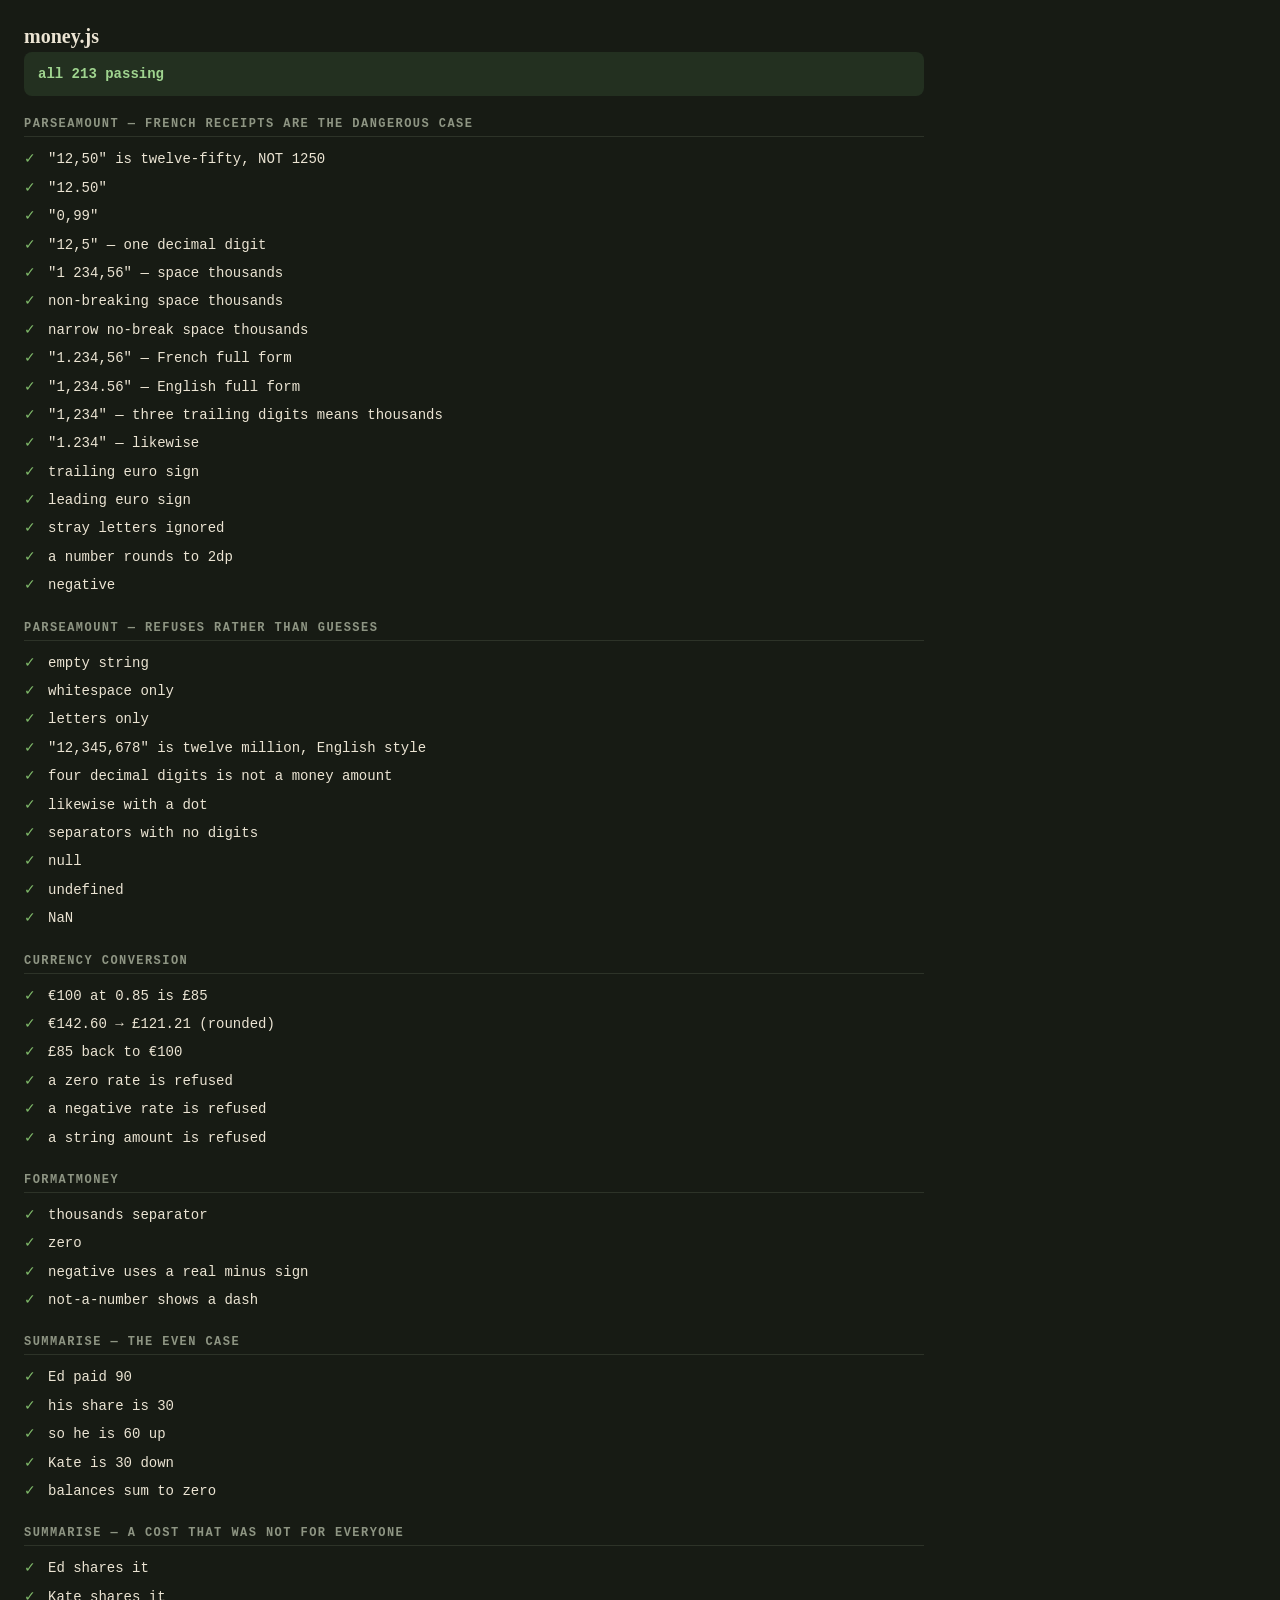
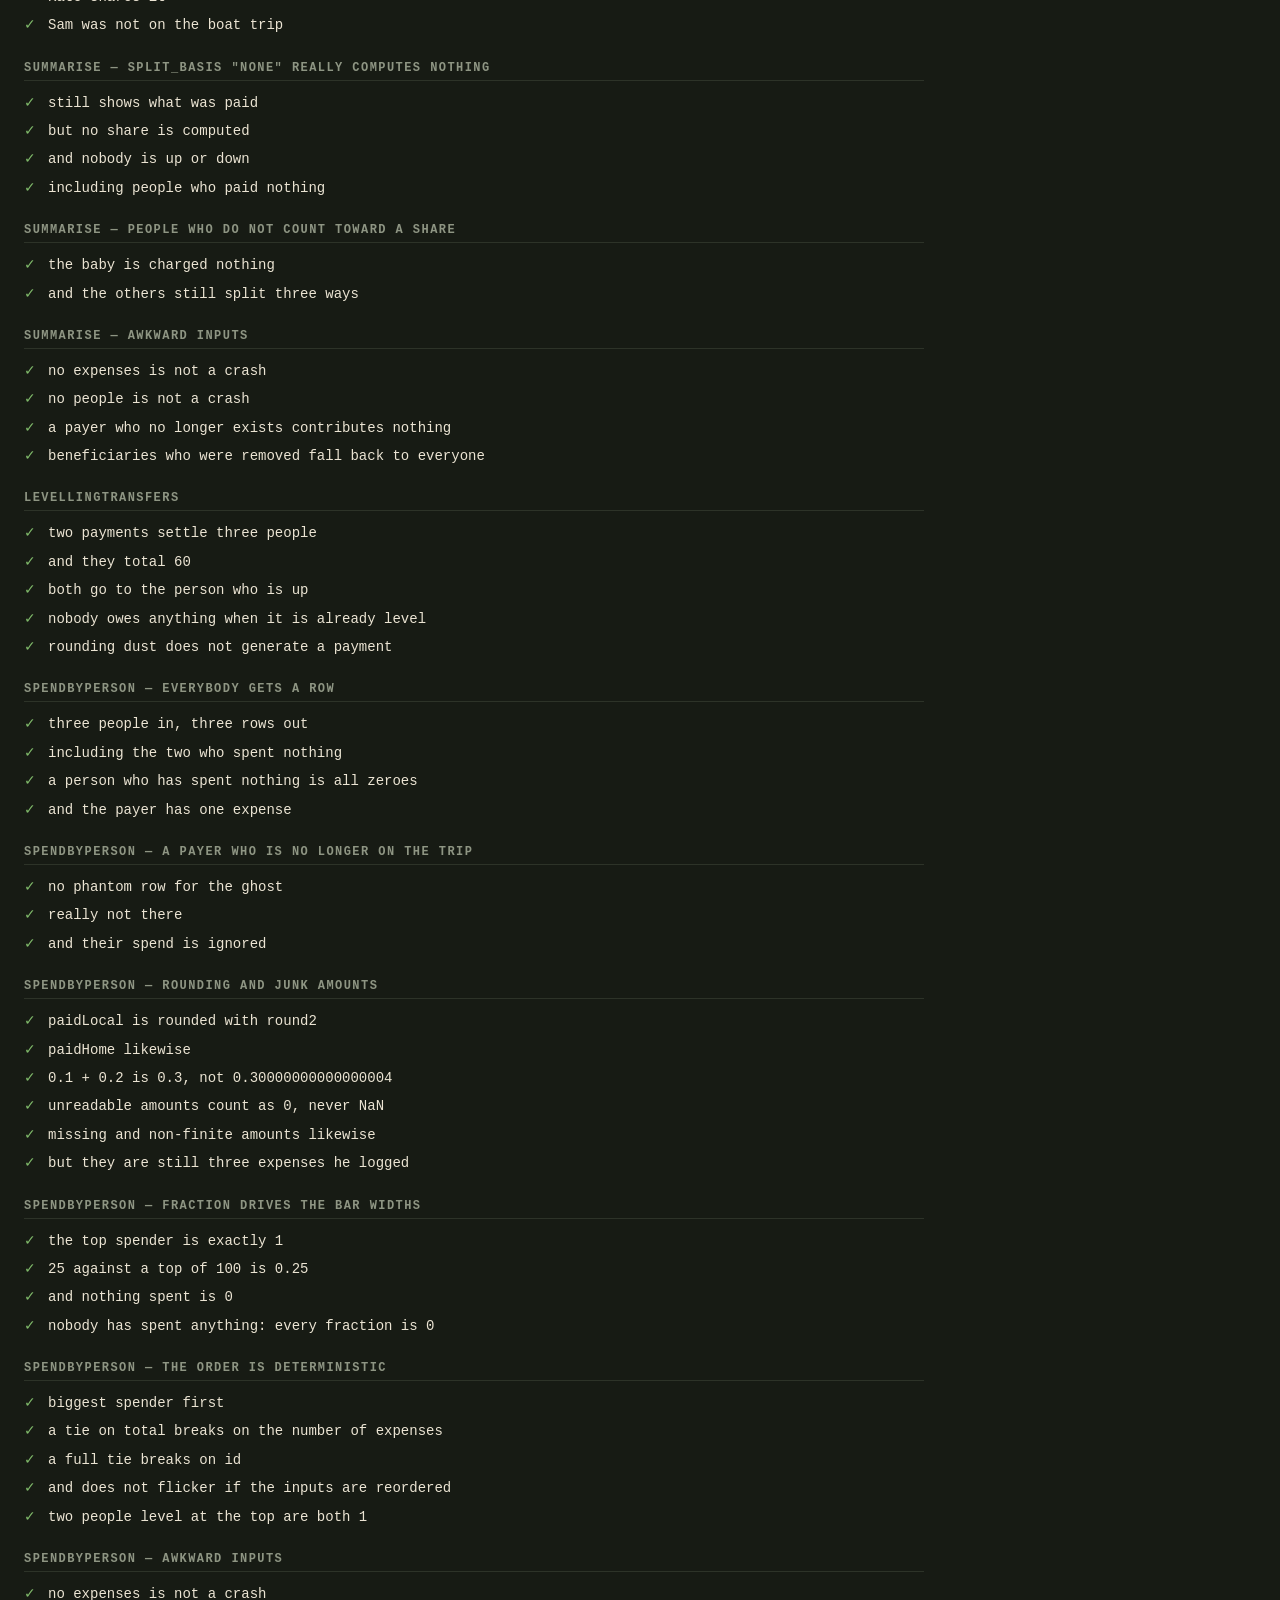
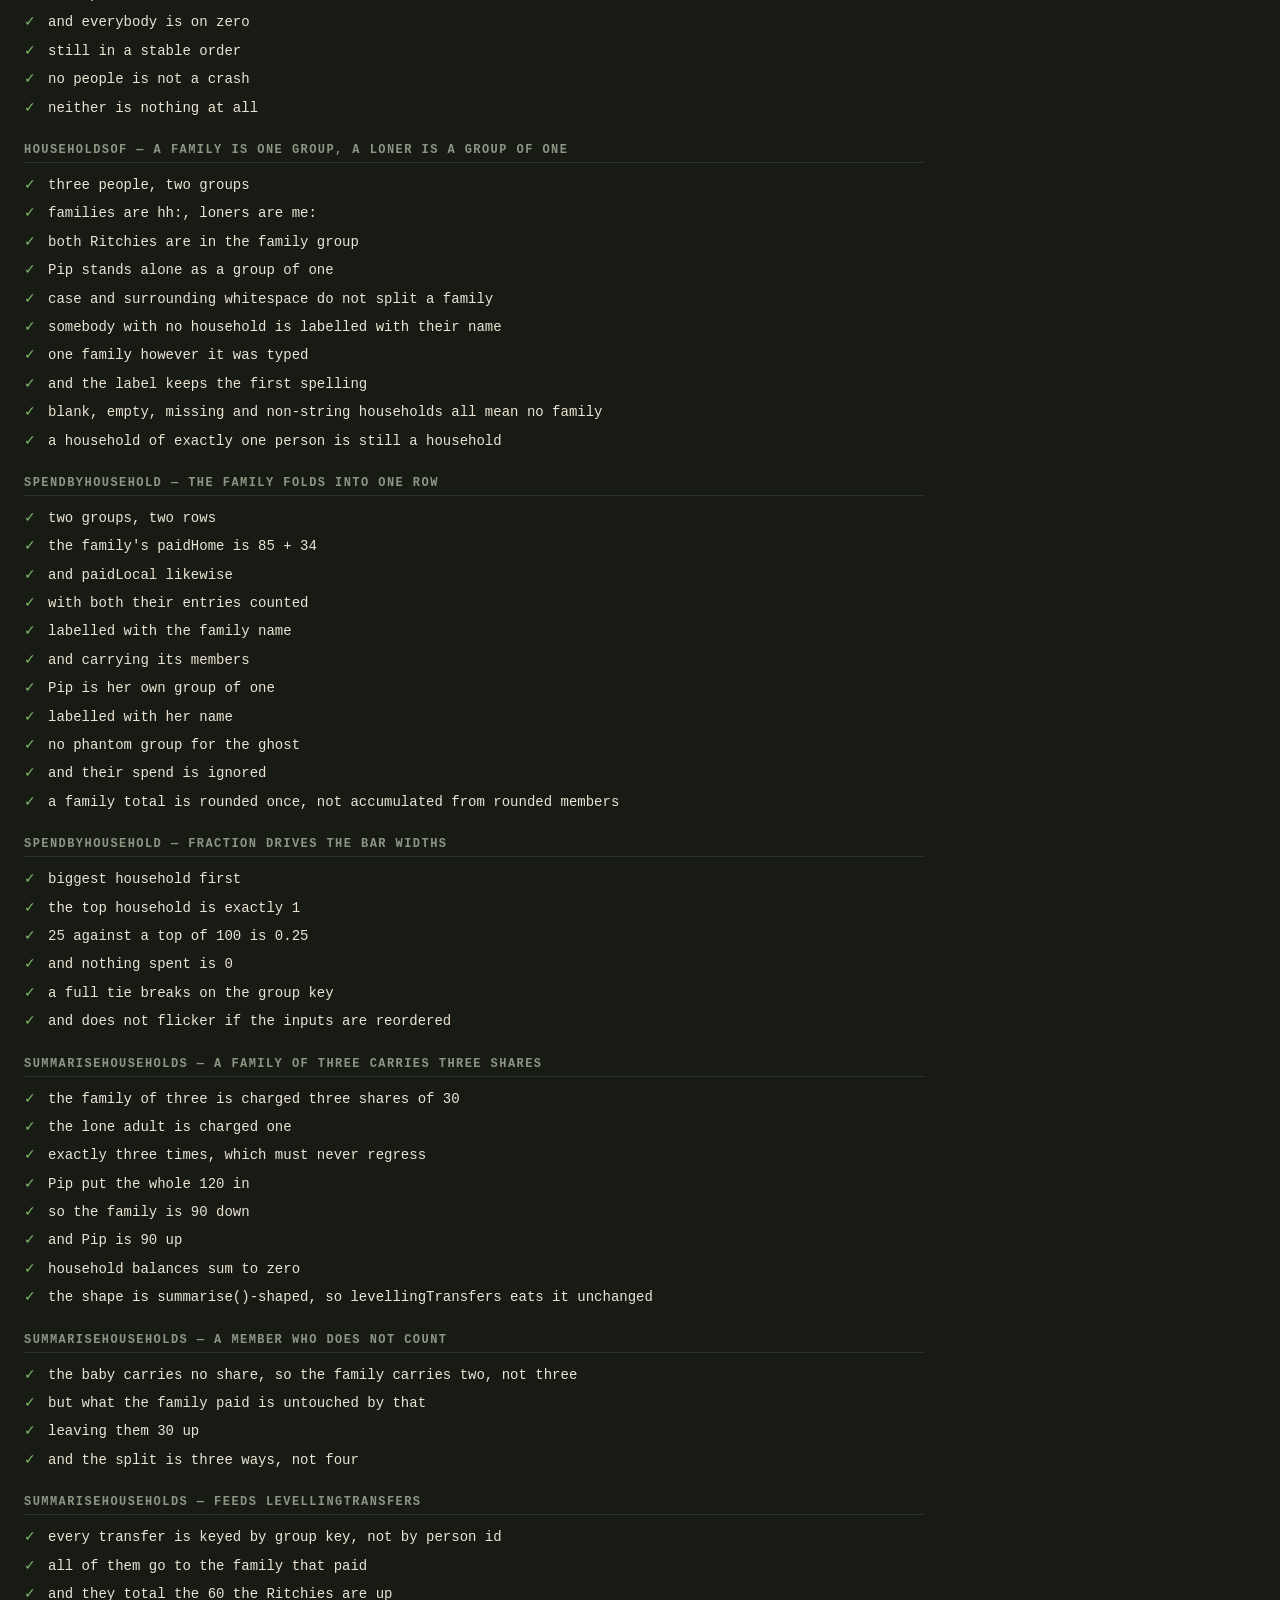
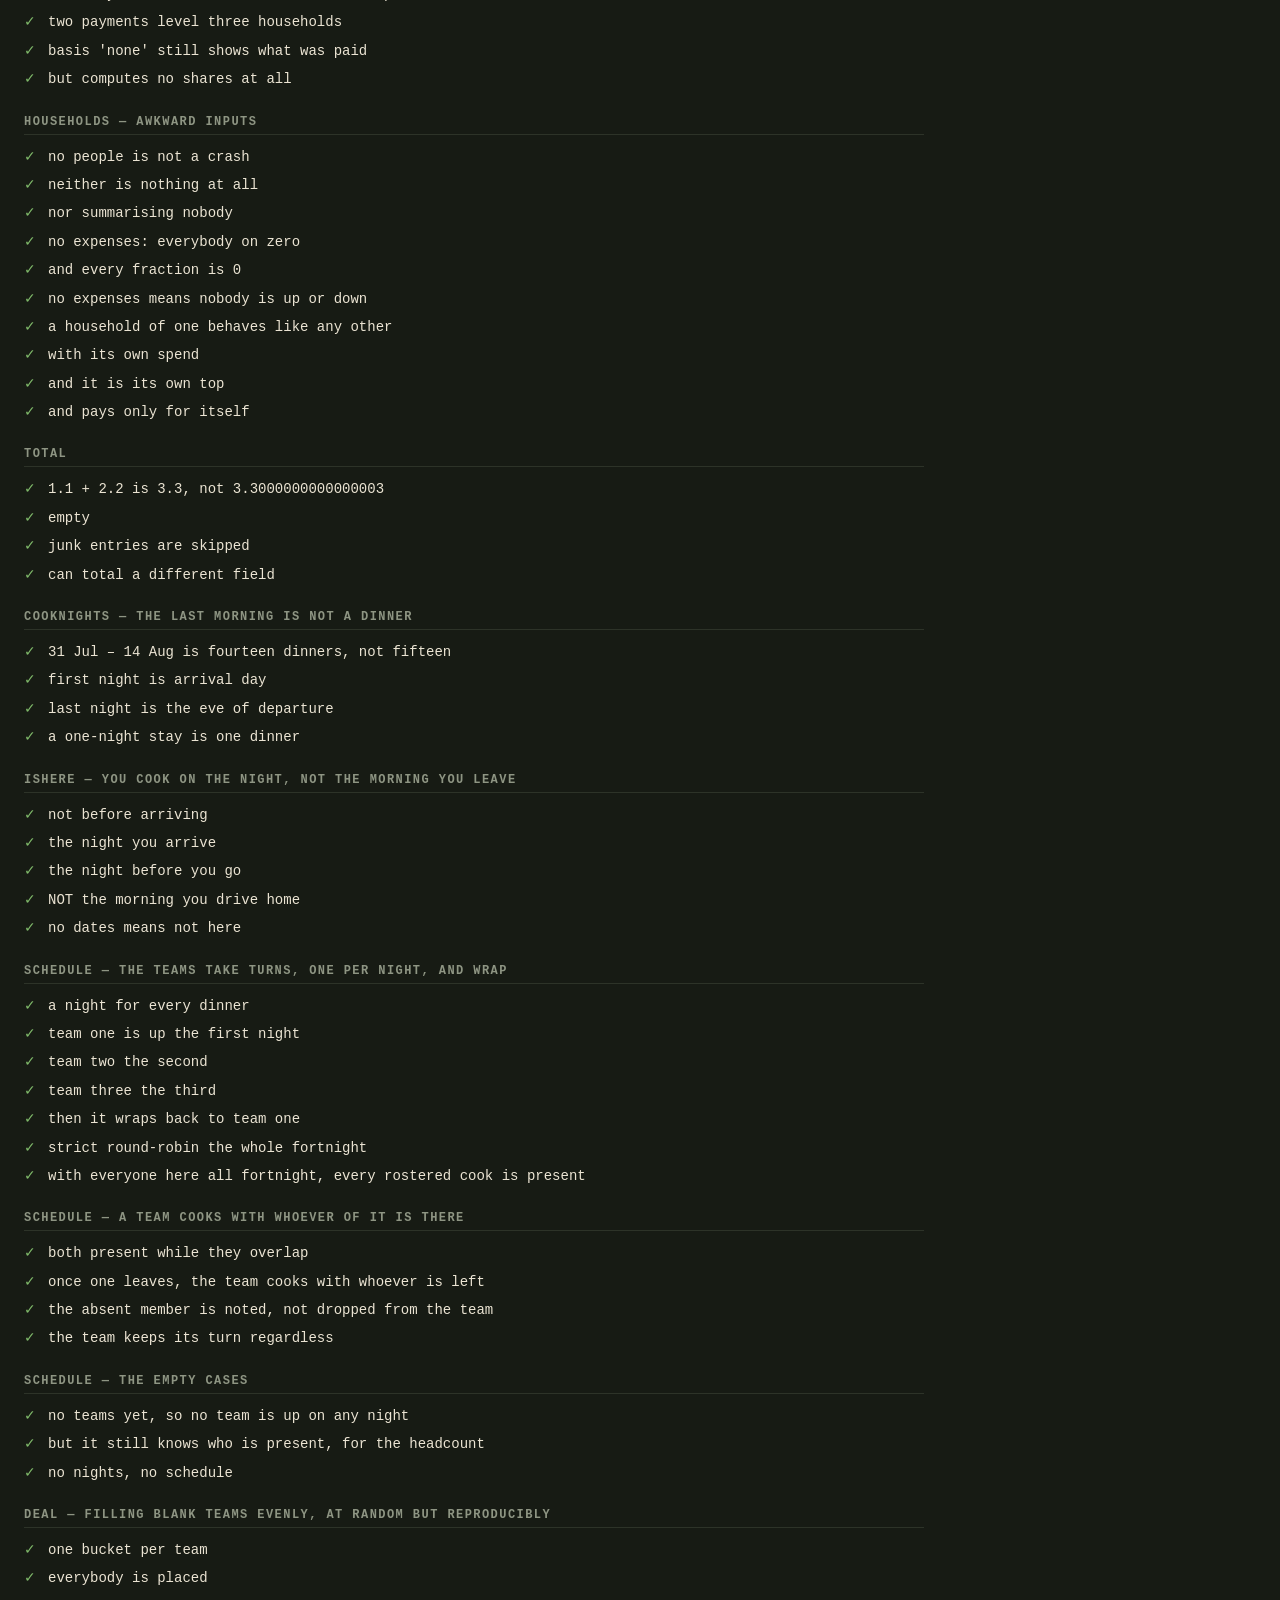
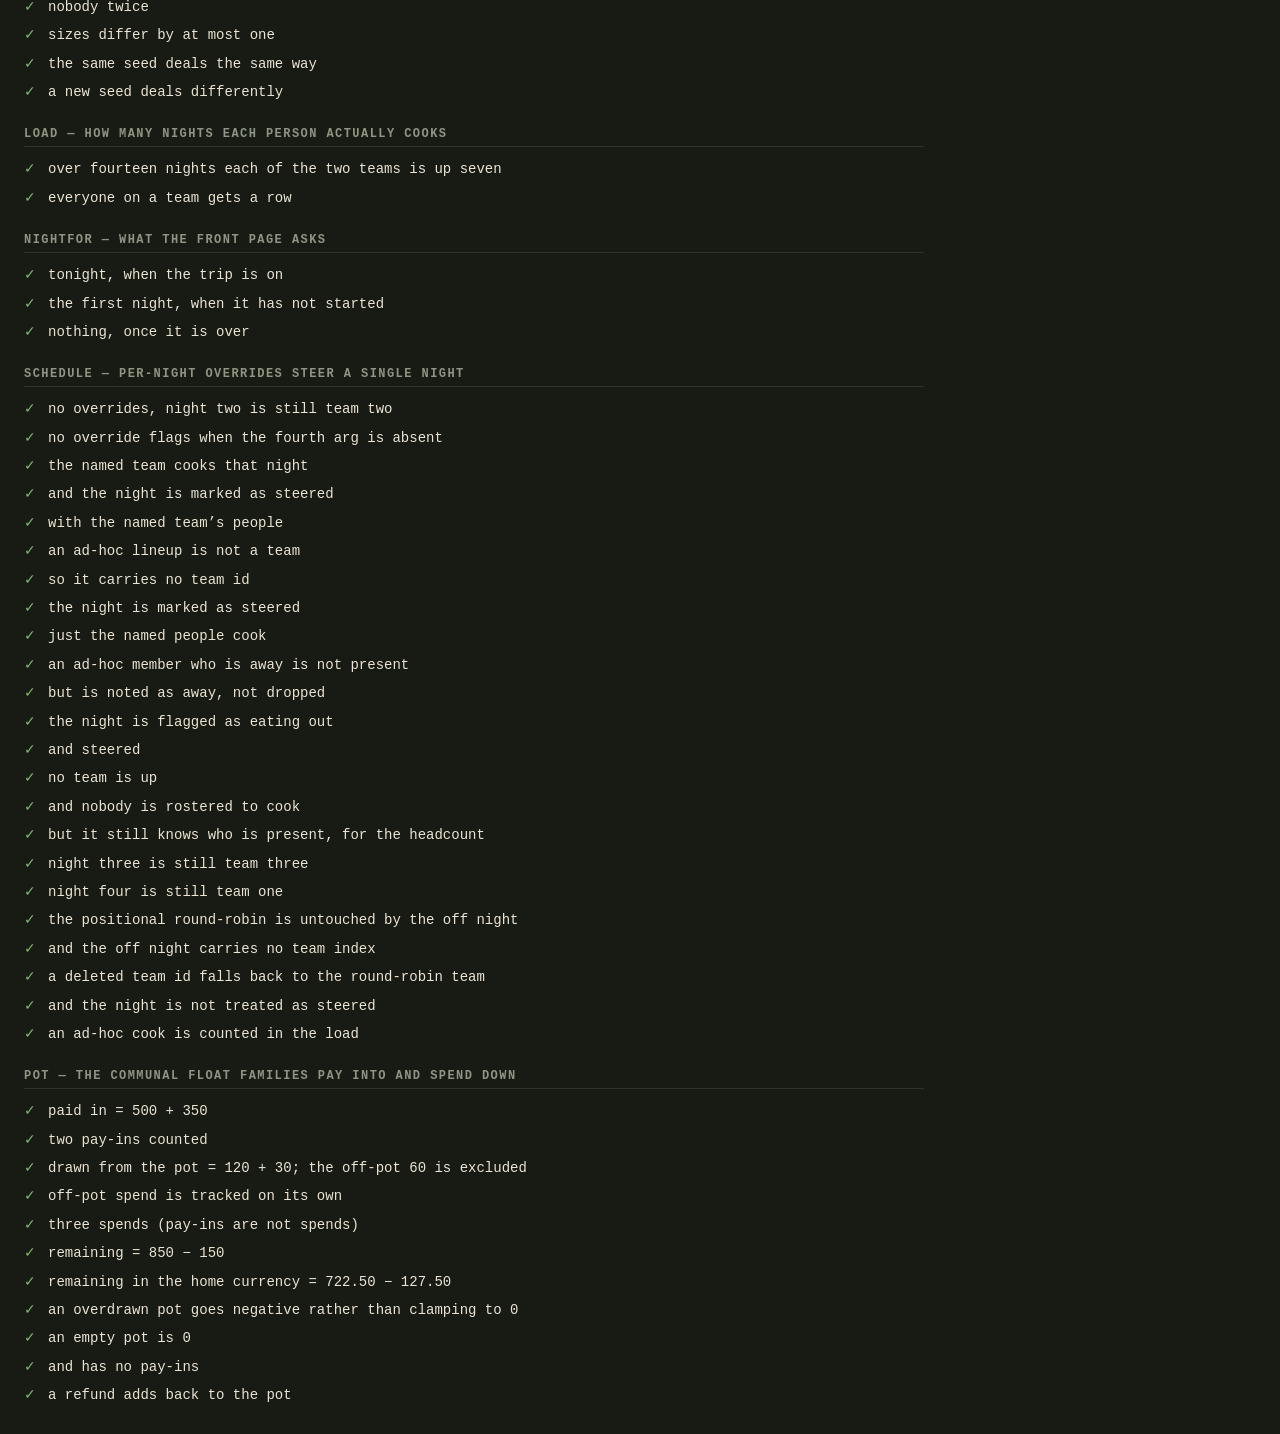
<file: tests.html>
<!doctype html>
<html lang="en-GB">
<head>
<meta charset="utf-8">
<meta name="viewport" content="width=device-width, initial-scale=1">
<title>money.js tests</title>
<style>
 body{font:14px/1.6 ui-monospace,SFMono-Regular,Menlo,monospace;background:#171b14;color:#ebe4d3;
   margin:0;padding:24px;max-width:900px}
 h1{font:600 20px/1.2 Georgia,serif;margin:0 0 4px}
 .sum{margin:0 0 20px;padding:11px 14px;border-radius:8px;font-weight:600}
 .sum.ok{background:#233020;color:#9fd48f}
 .sum.bad{background:#3a2018;color:#f0a48c}
 h2{font:600 12px/1 ui-monospace,monospace;letter-spacing:.12em;text-transform:uppercase;
   color:#8e9583;margin:22px 0 8px;border-bottom:1px solid #2d3328;padding-bottom:6px}
 .t{padding:3px 0;display:flex;gap:10px;align-items:baseline}
 .t.pass::before{content:"✓";color:#7fb96a;flex:none;width:14px}
 .t.fail::before{content:"✗";color:#e07d55;flex:none;width:14px}
 .t.fail{color:#f0a48c}
 .exp{color:#8e9583}
</style>
</head>
<body>
<h1>money.js</h1>
<div id="summary" class="sum">running…</div>
<div id="out"></div>

<script src="money.js"></script>
<script src="rota.js"></script>
<script>
const out = document.getElementById('out');
let pass = 0, fail = 0;

function group(name){ const h = document.createElement('h2'); h.textContent = name; out.appendChild(h); }
function show(ok, label, detail){
  const d = document.createElement('div');
  d.className = 't ' + (ok ? 'pass' : 'fail');
  d.innerHTML = label + (detail ? ' <span class="exp">' + detail + '</span>' : '');
  out.appendChild(d);
  ok ? pass++ : fail++;
}
function eq(actual, expected, label){
  const ok = Object.is(actual, expected) ||
             (typeof actual === 'number' && typeof expected === 'number' && Math.abs(actual - expected) < 1e-9);
  show(ok, label, ok ? '' : `— got ${JSON.stringify(actual)}, expected ${JSON.stringify(expected)}`);
}
function deep(actual, expected, label){
  const a = JSON.stringify(actual), b = JSON.stringify(expected);
  show(a === b, label, a === b ? '' : `— got ${a}, expected ${b}`);
}

const M = window.Money;

/* ----------------------------------------------------------- parseAmount */
group('parseAmount — French receipts are the dangerous case');
eq(M.parseAmount('12,50'), 12.5,      '"12,50" is twelve-fifty, NOT 1250');
eq(M.parseAmount('12.50'), 12.5,      '"12.50"');
eq(M.parseAmount('0,99'), 0.99,       '"0,99"');
eq(M.parseAmount('12,5'), 12.5,       '"12,5" — one decimal digit');
eq(M.parseAmount('1 234,56'), 1234.56,'"1 234,56" — space thousands');
eq(M.parseAmount('1 234,56'), 1234.56, 'non-breaking space thousands');
eq(M.parseAmount('1 234,56'), 1234.56, 'narrow no-break space thousands');
eq(M.parseAmount('1.234,56'), 1234.56,'"1.234,56" — French full form');
eq(M.parseAmount('1,234.56'), 1234.56,'"1,234.56" — English full form');
eq(M.parseAmount('1,234'), 1234,      '"1,234" — three trailing digits means thousands');
eq(M.parseAmount('1.234'), 1234,      '"1.234" — likewise');
eq(M.parseAmount('142,60 €'), 142.6,  'trailing euro sign');
eq(M.parseAmount('€142,60'), 142.6,   'leading euro sign');
eq(M.parseAmount('TOTAL 217,00'), 217, 'stray letters ignored');
eq(M.parseAmount(1234.567), 1234.57,  'a number rounds to 2dp');
eq(M.parseAmount('-5,25'), -5.25,     'negative');

group('parseAmount — refuses rather than guesses');
eq(M.parseAmount(''), null,           'empty string');
eq(M.parseAmount('   '), null,        'whitespace only');
eq(M.parseAmount('abc'), null,        'letters only');
eq(M.parseAmount('12,345,678'), 12345678, '"12,345,678" is twelve million, English style');
eq(M.parseAmount('12,3456'), null,    'four decimal digits is not a money amount');
eq(M.parseAmount('12.3456'), null,    'likewise with a dot');
eq(M.parseAmount('..'), null,         'separators with no digits');
eq(M.parseAmount(null), null,         'null');
eq(M.parseAmount(undefined), null,    'undefined');
eq(M.parseAmount(NaN), null,          'NaN');

/* ------------------------------------------------------------ conversion */
group('currency conversion');
eq(M.toHome(100, 0.85), 85,           '€100 at 0.85 is £85');
eq(M.toHome(142.6, 0.85), 121.21,     '€142.60 → £121.21 (rounded)');
eq(M.toLocal(85, 0.85), 100,          '£85 back to €100');
eq(M.toHome(100, 0), null,            'a zero rate is refused');
eq(M.toHome(100, -1), null,           'a negative rate is refused');
eq(M.toHome('100', 0.85), null,       'a string amount is refused');

group('formatMoney');
eq(M.formatMoney(1234.5, 'EUR'), '€1,234.50', 'thousands separator');
eq(M.formatMoney(0, 'GBP'), '£0.00',          'zero');
eq(M.formatMoney(-12.3, 'GBP'), '−£12.30',    'negative uses a real minus sign');
eq(M.formatMoney(NaN, 'EUR'), '—',            'not-a-number shows a dash');

/* ---------------------------------------------------------------- shares */
const people = [
  { id: 'a', name: 'Ed' },
  { id: 'b', name: 'Kate' },
  { id: 'c', name: 'Sam' },
];
const evenly = [
  { paidBy: 'a', amountHome: 90, beneficiaries: null },
];

group('summarise — the even case');
{
  const s = M.summarise(people, evenly, 'per_person');
  eq(s.find(x => x.id === 'a').paid, 90,     'Ed paid 90');
  eq(s.find(x => x.id === 'a').share, 30,    'his share is 30');
  eq(s.find(x => x.id === 'a').balance, 60,  'so he is 60 up');
  eq(s.find(x => x.id === 'b').balance, -30, 'Kate is 30 down');
  eq(M.round2(s.reduce((t, x) => t + x.balance, 0)), 0, 'balances sum to zero');
}

group('summarise — a cost that was not for everyone');
{
  const s = M.summarise(people, [
    { paidBy: 'a', amountHome: 60, beneficiaries: ['a', 'b'] },
  ], 'per_person');
  eq(s.find(x => x.id === 'a').share, 30, 'Ed shares it');
  eq(s.find(x => x.id === 'b').share, 30, 'Kate shares it');
  eq(s.find(x => x.id === 'c').share, 0,  'Sam was not on the boat trip');
}

group('summarise — split_basis "none" really computes nothing');
{
  const s = M.summarise(people, evenly, 'none');
  eq(s.find(x => x.id === 'a').paid, 90,    'still shows what was paid');
  eq(s.find(x => x.id === 'a').share, 0,    'but no share is computed');
  eq(s.find(x => x.id === 'a').balance, 0,  'and nobody is up or down');
  eq(s.find(x => x.id === 'c').balance, 0,  'including people who paid nothing');
}

group('summarise — people who do not count toward a share');
{
  const withBaby = people.concat([{ id: 'd', name: 'Baby', counts: false }]);
  const s = M.summarise(withBaby, evenly, 'per_person');
  eq(s.find(x => x.id === 'd').share, 0,  'the baby is charged nothing');
  eq(s.find(x => x.id === 'a').share, 30, 'and the others still split three ways');
}

group('summarise — awkward inputs');
{
  eq(M.summarise(people, [], 'per_person').every(x => x.balance === 0), true, 'no expenses is not a crash');
  eq(M.summarise([], evenly, 'per_person').length, 0, 'no people is not a crash');
  const s = M.summarise(people, [{ paidBy: 'ghost', amountHome: 30, beneficiaries: null }], 'per_person');
  eq(M.round2(s.reduce((t, x) => t + x.paid, 0)), 0, 'a payer who no longer exists contributes nothing');
  const s2 = M.summarise(people, [{ paidBy: 'a', amountHome: 30, beneficiaries: ['gone'] }], 'per_person');
  eq(s2.find(x => x.id === 'a').share, 10, 'beneficiaries who were removed fall back to everyone');
}

/* ------------------------------------------------------------- transfers */
group('levellingTransfers');
{
  const s = M.summarise(people, evenly, 'per_person');
  const t = M.levellingTransfers(s);
  eq(t.length, 2, 'two payments settle three people');
  eq(M.round2(t.reduce((x, y) => x + y.amount, 0)), 60, 'and they total 60');
  eq(t.every(x => x.to === 'a'), true, 'both go to the person who is up');
}
{
  const flat = [{ id: 'a', paid: 10, share: 10, balance: 0 },
                { id: 'b', paid: 10, share: 10, balance: 0 }];
  deep(M.levellingTransfers(flat), [], 'nobody owes anything when it is already level');
}
{
  const tiny = [{ id: 'a', balance: 0.004 }, { id: 'b', balance: -0.004 }];
  deep(M.levellingTransfers(tiny), [], 'rounding dust does not generate a payment');
}

/* -------------------------------------------------------- spendByPerson */
group('spendByPerson — everybody gets a row');
{
  const r = M.spendByPerson(people, [
    { paidBy: 'a', amountLocal: 100, amountHome: 85 },
  ]);
  eq(r.length, 3,                          'three people in, three rows out');
  deep(r.map(x => x.id), ['a', 'b', 'c'],  'including the two who spent nothing');
  const sam = r.find(x => x.id === 'c');
  deep([sam.paidLocal, sam.paidHome, sam.count, sam.fraction], [0, 0, 0, 0],
       'a person who has spent nothing is all zeroes');
  eq(r.find(x => x.id === 'a').count, 1,   'and the payer has one expense');
}

group('spendByPerson — a payer who is no longer on the trip');
{
  const r = M.spendByPerson(people, [
    { paidBy: 'a', amountLocal: 20, amountHome: 17 },
    { paidBy: 'ghost', amountLocal: 500, amountHome: 425 },
  ]);
  eq(r.length, 3,                                   'no phantom row for the ghost');
  eq(r.some(x => x.id === 'ghost'), false,          'really not there');
  eq(M.round2(r.reduce((t, x) => t + x.paidHome, 0)), 17, 'and their spend is ignored');
}

group('spendByPerson — rounding and junk amounts');
{
  const r = M.spendByPerson(people, [
    { paidBy: 'a', amountLocal: 1.005, amountHome: 2.675 },
    { paidBy: 'b', amountLocal: 0.1,   amountHome: 0.1 },
    { paidBy: 'b', amountLocal: 0.2,   amountHome: 0.2 },
  ]);
  const ed = r.find(x => x.id === 'a'), kate = r.find(x => x.id === 'b');
  eq(ed.paidLocal, 1.01,   'paidLocal is rounded with round2');
  eq(ed.paidHome, 2.68,    'paidHome likewise');
  eq(kate.paidHome, 0.3,   '0.1 + 0.2 is 0.3, not 0.30000000000000004');
}
{
  const r = M.spendByPerson(people, [
    { paidBy: 'a', amountLocal: 'x',      amountHome: undefined },
    { paidBy: 'a', amountLocal: NaN,      amountHome: Infinity },
    { paidBy: 'a', amountLocal: 10,       amountHome: 8 },
  ]);
  const ed = r.find(x => x.id === 'a');
  eq(ed.paidLocal, 10,  'unreadable amounts count as 0, never NaN');
  eq(ed.paidHome, 8,    'missing and non-finite amounts likewise');
  eq(ed.count, 3,       'but they are still three expenses he logged');
}

group('spendByPerson — fraction drives the bar widths');
{
  const r = M.spendByPerson(people, [
    { paidBy: 'a', amountLocal: 100, amountHome: 100 },
    { paidBy: 'b', amountLocal: 25,  amountHome: 25 },
  ]);
  eq(r.find(x => x.id === 'a').fraction, 1,    'the top spender is exactly 1');
  eq(r.find(x => x.id === 'b').fraction, 0.25, '25 against a top of 100 is 0.25');
  eq(r.find(x => x.id === 'c').fraction, 0,    'and nothing spent is 0');
}
{
  const r = M.spendByPerson(people, []);
  eq(r.every(x => x.fraction === 0), true, 'nobody has spent anything: every fraction is 0');
}

group('spendByPerson — the order is deterministic');
{
  const r = M.spendByPerson(people, [
    { paidBy: 'c', amountLocal: 10, amountHome: 10 },
    { paidBy: 'a', amountLocal: 90, amountHome: 90 },
    { paidBy: 'b', amountLocal: 50, amountHome: 50 },
  ]);
  deep(r.map(x => x.id), ['a', 'b', 'c'], 'biggest spender first');
}
{
  // Level on money: the one with more expenses comes first.
  const r = M.spendByPerson(people, [
    { paidBy: 'c', amountLocal: 40, amountHome: 40 },
    { paidBy: 'a', amountLocal: 20, amountHome: 20 },
    { paidBy: 'a', amountLocal: 20, amountHome: 20 },
  ]);
  deep(r.map(x => x.id), ['a', 'c', 'b'], 'a tie on total breaks on the number of expenses');
}
{
  // Level on money and on count: id decides, whatever order they arrived in.
  const spend = [
    { paidBy: 'c', amountLocal: 30, amountHome: 30 },
    { paidBy: 'a', amountLocal: 30, amountHome: 30 },
  ];
  const r = M.spendByPerson(people, spend);
  deep(r.map(x => x.id), ['a', 'c', 'b'], 'a full tie breaks on id');
  const reversed = M.spendByPerson(people.slice().reverse(), spend.slice().reverse());
  deep(reversed.map(x => x.id), ['a', 'c', 'b'], 'and does not flicker if the inputs are reordered');
  deep(r.map(x => x.fraction), [1, 1, 0], 'two people level at the top are both 1');
}

group('spendByPerson — awkward inputs');
{
  const r = M.spendByPerson(people, []);
  eq(r.length, 3, 'no expenses is not a crash');
  deep(r.map(x => x.paidHome), [0, 0, 0], 'and everybody is on zero');
  deep(r.map(x => x.id), ['a', 'b', 'c'], 'still in a stable order');
}
deep(M.spendByPerson([], evenly), [], 'no people is not a crash');
deep(M.spendByPerson([], []), [],     'neither is nothing at all');

/* ------------------------------------------------------------ households */
const ritchies = [
  { id: 'r1', name: 'Ed',   household: 'Ritchie' },
  { id: 'r2', name: 'Kate', household: ' ritchie ' },
  { id: 'p1', name: 'Pip' },
];

group('householdsOf — a family is one group, a loner is a group of one');
{
  const g = M.householdsOf(ritchies);
  eq(g.length, 2,                     'three people, two groups');
  deep(g.map(x => x.key), ['hh:ritchie', 'me:p1'], 'families are hh:, loners are me:');
  deep(g[0].ids, ['r1', 'r2'],        'both Ritchies are in the family group');
  deep(g[1].ids, ['p1'],              'Pip stands alone as a group of one');
}
{
  const g = M.householdsOf(ritchies);
  eq(g[0].label, 'Ritchie',  'case and surrounding whitespace do not split a family');
  eq(g[1].label, 'Pip',      'somebody with no household is labelled with their name');
}
{
  // The label is the FIRST spelling seen, not the tidiest one.
  const g = M.householdsOf([
    { id: 'a', name: 'Ed',   household: 'ritchie' },
    { id: 'b', name: 'Kate', household: 'Ritchie' },
  ]);
  eq(g.length, 1,           'one family however it was typed');
  eq(g[0].label, 'ritchie', 'and the label keeps the first spelling');
}
{
  const g = M.householdsOf([
    { id: 'a', name: 'Ed', household: '   ' },
    { id: 'b', name: 'Kate', household: '' },
    { id: 'c', name: 'Sam' },
    { id: 'd', name: 'Jo', household: null },
  ]);
  deep(g.map(x => x.key), ['me:a', 'me:b', 'me:c', 'me:d'],
       'blank, empty, missing and non-string households all mean no family');
}
{
  const g = M.householdsOf([{ id: 'x', name: 'Sam', household: 'Bell' }]);
  deep(g, [{ key: 'hh:bell', label: 'Bell', ids: ['x'] }],
       'a household of exactly one person is still a household');
}

group('spendByHousehold — the family folds into one row');
{
  const r = M.spendByHousehold(ritchies, [
    { paidBy: 'r1', amountLocal: 100, amountHome: 85 },
    { paidBy: 'r2', amountLocal: 40,  amountHome: 34 },
    { paidBy: 'p1', amountLocal: 20,  amountHome: 17 },
  ]);
  eq(r.length, 2,                       'two groups, two rows');
  const fam = r.find(x => x.key === 'hh:ritchie');
  eq(fam.paidHome, 119,                 "the family's paidHome is 85 + 34");
  eq(fam.paidLocal, 140,                'and paidLocal likewise');
  eq(fam.count, 2,                      'with both their entries counted');
  eq(fam.label, 'Ritchie',              'labelled with the family name');
  deep(fam.ids, ['r1', 'r2'],           'and carrying its members');
  const pip = r.find(x => x.key === 'me:p1');
  eq(pip.paidHome, 17,                  'Pip is her own group of one');
  eq(pip.label, 'Pip',                  'labelled with her name');
}
{
  const r = M.spendByHousehold(ritchies, [
    { paidBy: 'r1',    amountLocal: 20,  amountHome: 17 },
    { paidBy: 'ghost', amountLocal: 500, amountHome: 425 },
  ]);
  eq(r.length, 2,                                         'no phantom group for the ghost');
  eq(M.round2(r.reduce((t, x) => t + x.paidHome, 0)), 17, 'and their spend is ignored');
}
{
  const r = M.spendByHousehold(ritchies, [
    { paidBy: 'r1', amountLocal: 0.1, amountHome: 0.1 },
    { paidBy: 'r2', amountLocal: 0.2, amountHome: 0.2 },
  ]);
  eq(r.find(x => x.key === 'hh:ritchie').paidHome, 0.3,
     'a family total is rounded once, not accumulated from rounded members');
}

group('spendByHousehold — fraction drives the bar widths');
{
  const four = [
    { id: 'r1', name: 'Ed',   household: 'Ritchie' },
    { id: 'r2', name: 'Kate', household: 'Ritchie' },
    { id: 'b1', name: 'Sam',  household: 'Bell' },
    { id: 'p1', name: 'Pip' },
  ];
  const r = M.spendByHousehold(four, [
    { paidBy: 'r1', amountLocal: 60, amountHome: 60 },
    { paidBy: 'r2', amountLocal: 40, amountHome: 40 },
    { paidBy: 'b1', amountLocal: 25, amountHome: 25 },
  ]);
  deep(r.map(x => x.key), ['hh:ritchie', 'hh:bell', 'me:p1'], 'biggest household first');
  eq(r.find(x => x.key === 'hh:ritchie').fraction, 1,    'the top household is exactly 1');
  eq(r.find(x => x.key === 'hh:bell').fraction, 0.25,    '25 against a top of 100 is 0.25');
  eq(r.find(x => x.key === 'me:p1').fraction, 0,         'and nothing spent is 0');
}
{
  // Level on money and on count: the group key decides, deterministically.
  const two = [
    { id: 'b1', name: 'Sam', household: 'Bell' },
    { id: 'a1', name: 'Ann', household: 'Arnaud' },
  ];
  const spend = [
    { paidBy: 'b1', amountLocal: 30, amountHome: 30 },
    { paidBy: 'a1', amountLocal: 30, amountHome: 30 },
  ];
  deep(M.spendByHousehold(two, spend).map(x => x.key), ['hh:arnaud', 'hh:bell'],
       'a full tie breaks on the group key');
  deep(M.spendByHousehold(two.slice().reverse(), spend.slice().reverse()).map(x => x.key),
       ['hh:arnaud', 'hh:bell'], 'and does not flicker if the inputs are reordered');
}

group('summariseHouseholds — a family of three carries THREE shares');
{
  // The fairness property. A household aggregates shares already computed per
  // head; it never becomes a single share, or a couple with three children
  // would pay the same as a lone adult.
  const trio = [
    { id: 'r1', name: 'Ed',   household: 'Ritchie' },
    { id: 'r2', name: 'Kate', household: 'Ritchie' },
    { id: 'r3', name: 'Nell', household: 'Ritchie' },
    { id: 'p1', name: 'Pip' },
  ];
  const s = M.summariseHouseholds(trio, [
    { paidBy: 'p1', amountHome: 120, beneficiaries: null },
  ]);
  const fam = s.find(x => x.id === 'hh:ritchie'), pip = s.find(x => x.id === 'me:p1');
  eq(fam.share, 90,             'the family of three is charged three shares of 30');
  eq(pip.share, 30,             'the lone adult is charged one');
  eq(fam.share / pip.share, 3,  'exactly three times, which must never regress');
  eq(pip.paid, 120,             'Pip put the whole 120 in');
  eq(fam.balance, -90,          'so the family is 90 down');
  eq(pip.balance, 90,           'and Pip is 90 up');
  eq(M.round2(s.reduce((t, x) => t + x.balance, 0)), 0, 'household balances sum to zero');
  deep(s.map(x => Object.keys(x)), [['id','paid','share','balance'], ['id','paid','share','balance']],
       'the shape is summarise()-shaped, so levellingTransfers eats it unchanged');
}

group('summariseHouseholds — a member who does not count');
{
  const withBaby = [
    { id: 'r1', name: 'Ed',   household: 'Ritchie' },
    { id: 'r2', name: 'Kate', household: 'Ritchie' },
    { id: 'r3', name: 'Baby', household: 'Ritchie', counts: false },
    { id: 'p1', name: 'Pip' },
  ];
  const s = M.summariseHouseholds(withBaby, [
    { paidBy: 'r1', amountHome: 90, beneficiaries: null },
  ]);
  const fam = s.find(x => x.id === 'hh:ritchie');
  eq(fam.share, 60,   'the baby carries no share, so the family carries two, not three');
  eq(fam.paid, 90,    'but what the family paid is untouched by that');
  eq(fam.balance, 30, 'leaving them 30 up');
  eq(s.find(x => x.id === 'me:p1').share, 30, 'and the split is three ways, not four');
}

group('summariseHouseholds — feeds levellingTransfers');
{
  const four = [
    { id: 'r1', name: 'Ed',   household: 'Ritchie' },
    { id: 'r2', name: 'Kate', household: 'Ritchie' },
    { id: 'b1', name: 'Sam',  household: 'Bell' },
    { id: 'p1', name: 'Pip' },
  ];
  const s = M.summariseHouseholds(four, [
    { paidBy: 'r1', amountHome: 120, beneficiaries: null },
  ]);
  const t = M.levellingTransfers(s);
  const keys = new Set(M.householdsOf(four).map(g => g.key));
  eq(t.every(x => keys.has(x.from) && keys.has(x.to)), true,
     'every transfer is keyed by group key, not by person id');
  eq(t.every(x => x.to === 'hh:ritchie'), true, 'all of them go to the family that paid');
  eq(M.round2(t.reduce((x, y) => x + y.amount, 0)), 60,
     'and they total the 60 the Ritchies are up');
  eq(t.length, 2, 'two payments level three households');
}
{
  const s = M.summariseHouseholds(ritchies, [{ paidBy: 'r1', amountHome: 90 }], 'none');
  eq(s.find(x => x.id === 'hh:ritchie').paid, 90, "basis 'none' still shows what was paid");
  eq(s.every(x => x.share === 0 && x.balance === 0), true, 'but computes no shares at all');
}

group('households — awkward inputs');
{
  deep(M.householdsOf([]), [],          'no people is not a crash');
  deep(M.spendByHousehold([], []), [],  'neither is nothing at all');
  deep(M.summariseHouseholds([], []), [], 'nor summarising nobody');
  deep(M.spendByHousehold(ritchies, []).map(x => x.paidHome), [0, 0], 'no expenses: everybody on zero');
  eq(M.spendByHousehold(ritchies, []).every(x => x.fraction === 0), true, 'and every fraction is 0');
  const s = M.summariseHouseholds(ritchies, []);
  eq(s.every(x => x.balance === 0), true, 'no expenses means nobody is up or down');
}
{
  const solo = [{ id: 'x', name: 'Sam', household: 'Bell' }];
  const r = M.spendByHousehold(solo, [{ paidBy: 'x', amountLocal: 10, amountHome: 8 }]);
  eq(r.length, 1,          'a household of one behaves like any other');
  eq(r[0].paidHome, 8,     'with its own spend');
  eq(r[0].fraction, 1,     'and it is its own top');
  const s = M.summariseHouseholds(solo, [{ paidBy: 'x', amountHome: 8 }]);
  eq(s[0].balance, 0,      'and pays only for itself');
}

/* ---------------------------------------------------------------- totals */
group('total');
eq(M.total([{ amountHome: 1.1 }, { amountHome: 2.2 }]), 3.3, '1.1 + 2.2 is 3.3, not 3.3000000000000003');
eq(M.total([]), 0, 'empty');
eq(M.total([{ amountHome: 'x' }, { amountHome: 5 }]), 5, 'junk entries are skipped');
eq(M.total([{ amountLocal: 4 }], 'amountLocal'), 4, 'can total a different field');

/* =========================================================================
   rota.js — the cooking teams and the rotation
   ========================================================================= */

const R = window.Rota;

/* The whole trip, and helpers for a cast that comes and goes. */
const NIGHTS = R.cookNights('2027-07-31', '2027-08-14');
const ALL = (n, from, to) => Array.from({length: n}, (_, i) => ({ id: 'p' + i, name: 'P' + i, from, to }));
const team = (id, name, members) => ({ id, name, members });

group('cookNights — the last morning is not a dinner');
eq(NIGHTS.length, 14,             '31 Jul – 14 Aug is fourteen dinners, not fifteen');
eq(NIGHTS[0], '2027-07-31',       'first night is arrival day');
eq(NIGHTS[13], '2027-08-13',      'last night is the eve of departure');
eq(R.cookNights('2027-07-31', '2027-08-01').length, 1, 'a one-night stay is one dinner');

group('isHere — you cook on the night, not the morning you leave');
{
  const p = { id: 'a', from: '2027-08-02', to: '2027-08-05' };
  eq(R.isHere(p, '2027-08-01'), false, 'not before arriving');
  eq(R.isHere(p, '2027-08-02'), true,  'the night you arrive');
  eq(R.isHere(p, '2027-08-04'), true,  'the night before you go');
  eq(R.isHere(p, '2027-08-05'), false, 'NOT the morning you drive home');
  eq(R.isHere({ id: 'b' }, '2027-08-02'), false, 'no dates means not here');
}

group('schedule — the teams take turns, one per night, and wrap');
{
  const people = ALL(9, '2027-07-31', '2027-08-14');
  const teams = [
    team('t1', 'Team 1', ['p0', 'p1', 'p2']),
    team('t2', 'Team 2', ['p3', 'p4', 'p5']),
    team('t3', 'Team 3', ['p6', 'p7', 'p8']),
  ];
  const s = R.schedule(teams, NIGHTS, people);
  eq(s.length, 14, 'a night for every dinner');
  eq(s[0].teamId, 't1', 'team one is up the first night');
  eq(s[1].teamId, 't2', 'team two the second');
  eq(s[2].teamId, 't3', 'team three the third');
  eq(s[3].teamId, 't1', 'then it wraps back to team one');
  deep(s.map(n => n.teamIndex), NIGHTS.map((_, i) => i % 3), 'strict round-robin the whole fortnight');
  show(s.every(n => n.present.length === n.members.length),
       'with everyone here all fortnight, every rostered cook is present');
}

group('schedule — a team cooks with whoever of it is there');
{
  const people = [
    { id: 'stays', from: '2027-07-31', to: '2027-08-14' },
    { id: 'early', from: '2027-07-31', to: '2027-08-03' },   // gone after the 2nd
  ];
  const s = R.schedule([team('t1', 'One', ['stays', 'early'])], NIGHTS, people);
  const n2 = s.find(n => n.day === '2027-08-02');
  const n3 = s.find(n => n.day === '2027-08-03');
  deep(n2.present.slice().sort(), ['early', 'stays'], 'both present while they overlap');
  deep(n3.present, ['stays'],  'once one leaves, the team cooks with whoever is left');
  deep(n3.absent,  ['early'],  'the absent member is noted, not dropped from the team');
  eq(n3.teamId, 't1', 'the team keeps its turn regardless');
}

group('schedule — the empty cases');
{
  const s = R.schedule([], NIGHTS, ALL(4, '2027-07-31', '2027-08-14'));
  show(s.every(n => n.team === null), 'no teams yet, so no team is up on any night');
  show(s.every(n => n.here.length === 4), 'but it still knows who is present, for the headcount');
  deep(R.schedule([team('t', 'T', [])], [], ALL(2, '2027-07-31', '2027-08-14')), [], 'no nights, no schedule');
}

group('deal — filling blank teams evenly, at random but reproducibly');
{
  const ids = Array.from({length: 10}, (_, i) => 'p' + i);
  const d = R.deal(ids, 3, 'seed');
  eq(d.length, 3, 'one bucket per team');
  eq(d.flat().length, 10, 'everybody is placed');
  eq(new Set(d.flat()).size, 10, 'nobody twice');
  show(Math.max(...d.map(t => t.length)) - Math.min(...d.map(t => t.length)) <= 1,
       'sizes differ by at most one');
  deep(R.deal(ids, 3, 'seed'), d, 'the same seed deals the same way');
  show(JSON.stringify(R.deal(ids, 3, 'other')) !== JSON.stringify(d), 'a new seed deals differently');
}

group('load — how many nights each person actually cooks');
{
  const people = ALL(4, '2027-07-31', '2027-08-14');
  const teams = [team('t1', 'A', ['p0', 'p1']), team('t2', 'B', ['p2', 'p3'])];
  const l = R.load(R.schedule(teams, NIGHTS, people), teams);
  show(l.every(x => x.times === 7), 'over fourteen nights each of the two teams is up seven');
  eq(l.length, 4, 'everyone on a team gets a row');
}

group('nightFor — what the front page asks');
{
  const s = R.schedule([team('t', 'T', ['p0'])], NIGHTS, ALL(6, '2027-07-31', '2027-08-14'));
  eq(R.nightFor(s, '2027-08-03').day, '2027-08-03', 'tonight, when the trip is on');
  eq(R.nightFor(s, '2026-01-01').day, '2027-07-31', 'the first night, when it has not started');
  eq(R.nightFor(s, '2030-01-01'), null,             'nothing, once it is over');
}

group('schedule — per-night overrides steer a single night');
{
  const people = ALL(9, '2027-07-31', '2027-08-14');
  const teams = [
    team('t1', 'Team 1', ['p0', 'p1', 'p2']),
    team('t2', 'Team 2', ['p3', 'p4', 'p5']),
    team('t3', 'Team 3', ['p6', 'p7', 'p8']),
  ];

  // A three-arg call still behaves exactly as before (existing tests already
  // lean on this, but assert it here too against the new signature).
  const plain = R.schedule(teams, NIGHTS, people);
  eq(plain[1].teamId, 't2', 'no overrides, night two is still team two');
  show(plain.every(n => !n.override && !n.off), 'no override flags when the fourth arg is absent');

  // { team } — a specific team cooks instead of the round-robin one.
  {
    const s = R.schedule(teams, NIGHTS, people, { '2027-08-01': { team: 't3' } });
    const n = s.find(x => x.day === '2027-08-01');   // position 1, normally t2
    eq(n.teamId, 't3', 'the named team cooks that night');
    eq(n.override, true, 'and the night is marked as steered');
    deep(n.present.slice().sort(), ['p6', 'p7', 'p8'], 'with the named team’s people');
  }

  // { members } — an ad-hoc lineup, not a team.
  {
    const s = R.schedule(teams, NIGHTS, people, { '2027-08-01': { members: ['p0', 'p7'] } });
    const n = s.find(x => x.day === '2027-08-01');
    eq(n.team, null, 'an ad-hoc lineup is not a team');
    eq(n.teamId, null, 'so it carries no team id');
    eq(n.override, true, 'the night is marked as steered');
    deep(n.present.slice().sort(), ['p0', 'p7'], 'just the named people cook');
  }

  // { members } with someone away that night: split into present and absent.
  {
    const cast = [
      { id: 'stays', from: '2027-07-31', to: '2027-08-14' },
      { id: 'early', from: '2027-07-31', to: '2027-08-01' },   // gone after 31 Jul
    ];
    const s = R.schedule(teams, NIGHTS, cast, { '2027-08-05': { members: ['stays', 'early'] } });
    const n = s.find(x => x.day === '2027-08-05');
    deep(n.present, ['stays'], 'an ad-hoc member who is away is not present');
    deep(n.absent,  ['early'], 'but is noted as away, not dropped');
  }

  // { off } — eating out, nobody cooks.
  {
    const s = R.schedule(teams, NIGHTS, people, { '2027-08-01': { off: true } });
    const n = s.find(x => x.day === '2027-08-01');
    eq(n.off, true, 'the night is flagged as eating out');
    eq(n.override, true, 'and steered');
    eq(n.team, null, 'no team is up');
    deep(n.members, [], 'and nobody is rostered to cook');
    show(n.here.length === 9, 'but it still knows who is present, for the headcount');
  }

  // An eating-out night does NOT shift the rotation — later nights are unmoved.
  {
    const s = R.schedule(teams, NIGHTS, people, { '2027-08-01': { off: true } });
    eq(s.find(x => x.day === '2027-08-02').teamId, 't3', 'night three is still team three');
    eq(s.find(x => x.day === '2027-08-03').teamId, 't1', 'night four is still team one');
    // The off night itself carries no team (teamIndex -1); every other night keeps
    // its positional round-robin index, so the rotation has not shifted.
    show(s.filter(n => !n.off).every(n => n.teamIndex === n.index % 3),
         'the positional round-robin is untouched by the off night');
    eq(s[1].teamIndex, -1, 'and the off night carries no team index');
  }

  // A stale { team } id (the team was deleted) falls back to the round-robin.
  {
    const s = R.schedule(teams, NIGHTS, people, { '2027-08-01': { team: 'gone' } });
    const n = s.find(x => x.day === '2027-08-01');
    eq(n.teamId, 't2', 'a deleted team id falls back to the round-robin team');
    eq(n.override, false, 'and the night is not treated as steered');
  }

  // load still counts ad-hoc override members when they are present.
  {
    const s = R.schedule(teams, NIGHTS, people, { '2027-08-01': { members: ['p0'] } });
    const l = R.load(s, teams);
    const row = l.find(x => x.id === 'p0');
    show(row && row.times >= 1, 'an ad-hoc cook is counted in the load');
  }
}

/* ----------------------------------------------------------------- pot */
group('pot — the communal float families pay into and spend down');
{
  const entries = [
    { entryType: 'payin', amountLocal: 500, amountHome: 425 },
    { entryType: 'payin', amountLocal: 350, amountHome: 297.5 },
    { amountLocal: 120, amountHome: 102 },                    // spend, draws the pot (fromKitty undefined)
    { fromKitty: true,  amountLocal: 30,  amountHome: 25.5 }, // spend, draws the pot
    { fromKitty: false, amountLocal: 60,  amountHome: 51 },   // alcohol: tracked, but NOT from the pot
  ];
  const P = M.pot(entries);
  eq(P.paidInLocal, 850,   'paid in = 500 + 350');
  eq(P.paidInCount, 2,     'two pay-ins counted');
  eq(P.drawnLocal, 150,    'drawn from the pot = 120 + 30; the off-pot 60 is excluded');
  eq(P.offLocal, 60,       'off-pot spend is tracked on its own');
  eq(P.spendCount, 3,      'three spends (pay-ins are not spends)');
  eq(P.remainingLocal, 700,'remaining = 850 − 150');
  eq(P.remainingHome, 595, 'remaining in the home currency = 722.50 − 127.50');

  const over = M.pot([
    { entryType: 'payin', amountLocal: 100, amountHome: 85 },
    { amountLocal: 140, amountHome: 119 },
  ]);
  eq(over.remainingLocal, -40, 'an overdrawn pot goes negative rather than clamping to 0');

  const empty = M.pot([]);
  eq(empty.remainingLocal, 0, 'an empty pot is 0');
  eq(empty.paidInCount, 0,    'and has no pay-ins');

  // A refund (negative spend) still just draws a negative amount from the pot.
  const refund = M.pot([
    { entryType: 'payin', amountLocal: 200, amountHome: 170 },
    { amountLocal: -25, amountHome: -21.25 },
  ]);
  eq(refund.remainingLocal, 225, 'a refund adds back to the pot');
}

/* ------------------------------------------------------------------ done */
const s = document.getElementById('summary');
s.className = 'sum ' + (fail ? 'bad' : 'ok');
s.textContent = fail ? `${fail} failing, ${pass} passing` : `all ${pass} passing`;
window.__results = { pass, fail };
</script>
</body>
</html>
</file>
